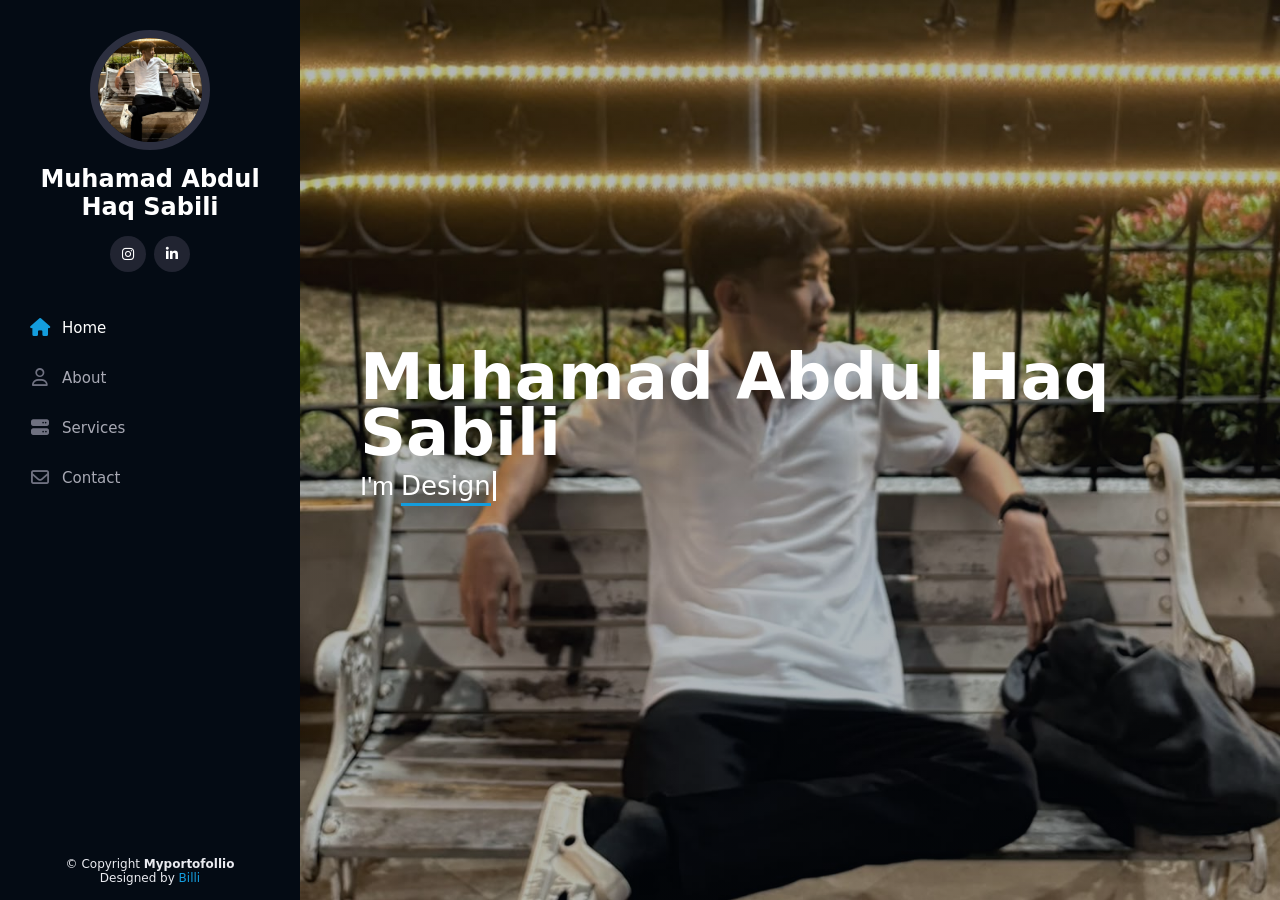
<file: index.html>
<!DOCTYPE html>
<html lang="id">
<head>
  <meta charset="UTF-8">
  <meta name="viewport" content="width=device-width, initial-scale=1.0">
  <title>AMuhamad Abdul Haq Sabili - Personal Portfolio</title>
  
  <!-- Font Awesome Icons -->
  <link rel="stylesheet" href="https://cdnjs.cloudflare.com/ajax/libs/font-awesome/6.4.0/css/all.min.css">
  
  <!-- Custom CSS -->
  <link rel="stylesheet" href="style.css">
</head>
<body>

  <!-- Mobile Toggle Button -->
  <button class="mobile-nav-toggle" id="mobileToggle">
    <i class="fa-solid fa-bars"></i>
  </button>

  <!-- Sidebar -->
  <header id="sidebar">
    <div class="profile-container">
      <div class="profile-img-box">
        <img src="background.jpeg" alt="Muhamad Abdul Haq Sabili" class="profile-img">
      </div>
      <h1 class="profile-name"><a href="#hero">Muhamad Abdul Haq Sabili</a></h1>
      
      <!-- Social Links -->
      <div class="social-links">
        <a href="https://www.instagram.com/msbilii__/"><i class="fa-brands fa-instagram"></i></a>
        <a href="https://www.linkedin.com/in/muhamad-abdul-haq-sabili-29987b432?utm_source=share_via&utm_content=profile&utm_medium=member_ios"><i class="fa-brands fa-linkedin-in"></i></a>
      </div>
    </div>

    <!-- Navigation Menu -->
    <nav class="nav-menu">
      <ul>
        <li><a href="index.html" class="nav-link active"><i class="fa-solid fa-house"></i> <span>Home</span></a></li>
        <li><a href="about.html" class="nav-link"><i class="fa-regular fa-user"></i> <span>About</span></a></li>
        <li><a href="service.html" class="nav-link"><i class="fa-solid fa-server"></i> <span>Services</span></a></li>
        <li><a href="https://wa.me/qr/TNKL4AGALZZSH1?s=p&text=Hallo%2C%20saya%20tertarik%20dengan%20portofolio%20Anda.%20Saya%20ingin%20mengetahui%20lebih%20lanjut%20mengenai%20layanan%20yang%20Anda%20tawarkan." class="nav-link"><i class="fa-regular fa-envelope"></i> <span>Contact</span></a></li>
      </ul>
    </nav>

    <!-- Footer Copyright -->
    <div class="sidebar-footer">
      <p>&copy; Copyright <strong>Myportofollio</strong></p>
      <p>Designed by <a href="Billi" target="_blank">Billi</a></p>
    </div>
  </header>

  <!-- Main Hero Section -->
  <main id="hero">
    <div class="hero-container">
      <h1>Muhamad Abdul Haq Sabili</h1>
      <p>I'm <span class="typed-text" id="typed"></span><span class="cursor">&nbsp;</span></p>
    </div>
  </main>

  <!-- Custom JS -->
  <script src="script.js"></script>
</body>
</html>
</file>
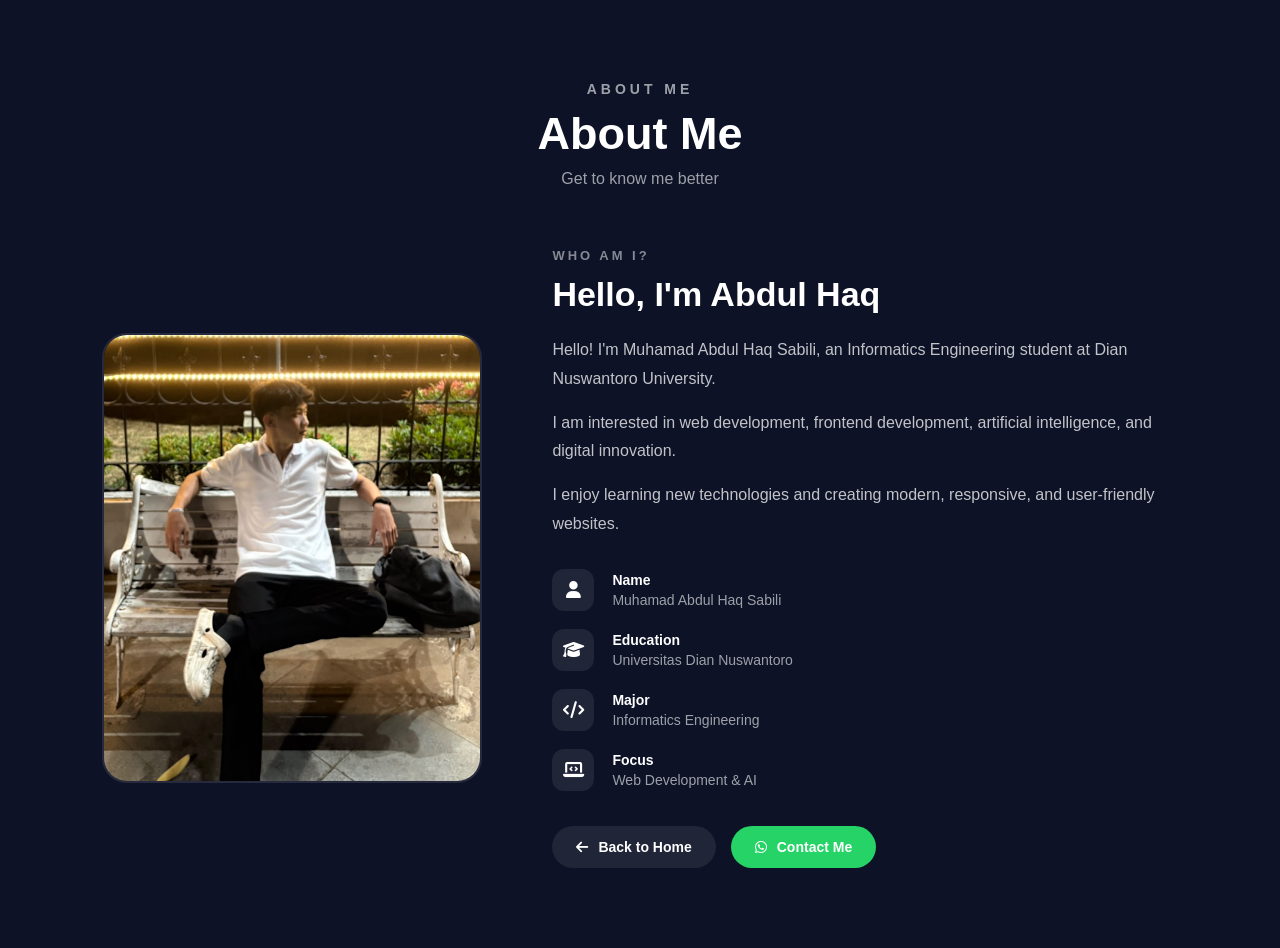
<file: about.html>
<!DOCTYPE html>

<html lang="id">

<head>


<meta charset="UTF-8">

<meta name="viewport"
    content="width=device-width, initial-scale=1.0">

<title>
    About - Muhamad Abdul Haq Sabili
</title>


<!-- Font Awesome -->

<link
    rel="stylesheet"
    href="https://cdnjs.cloudflare.com/ajax/libs/font-awesome/6.4.0/css/all.min.css">


<!-- KHUSUS ABOUT -->

<link rel="stylesheet" href="about.css">


</head>

<body>


<!-- =========================
     ABOUT PAGE
========================== -->

<main class="about-page">


    <!-- TITLE -->

    <div class="about-title">

        <span>
            ABOUT ME
        </span>

        <h1>
            About Me
        </h1>

        <p>
            Get to know me better
        </p>

    </div>



    <!-- =========================
         ABOUT CONTENT
    ========================== -->

    <div class="about-container">


        <!-- IMAGE -->

        <div class="about-image">

            <img
                src="background.jpeg"
                alt="Muhamad Abdul Haq Sabili">

        </div>



        <!-- CONTENT -->

        <div class="about-content">

            <p class="about-label">
                WHO AM I?
            </p>


            <h2>
                Hello, I'm
                <span>
                    Abdul Haq
                </span>
            </h2>


            <p>
                Hello! I'm Muhamad Abdul Haq Sabili,
                an Informatics Engineering student at
                Dian Nuswantoro University.
            </p>


            <p>
                I am interested in web development,
                frontend development, artificial intelligence,
                and digital innovation.
            </p>


            <p>
                I enjoy learning new technologies and
                creating modern, responsive, and
                user-friendly websites.
            </p>



            <!-- INFORMATION -->

            <div class="about-info">


                <div class="info-item">

                    <i class="fa-solid fa-user"></i>

                    <div>

                        <strong>
                            Name
                        </strong>

                        <span>
                            Muhamad Abdul Haq Sabili
                        </span>

                    </div>

                </div>


                <div class="info-item">

                    <i class="fa-solid fa-graduation-cap"></i>

                    <div>

                        <strong>
                            Education
                        </strong>

                        <span>
                            Universitas Dian Nuswantoro
                        </span>

                    </div>

                </div>


                <div class="info-item">

                    <i class="fa-solid fa-code"></i>

                    <div>

                        <strong>
                            Major
                        </strong>

                        <span>
                            Informatics Engineering
                        </span>

                    </div>

                </div>


                <div class="info-item">

                    <i class="fa-solid fa-laptop-code"></i>

                    <div>

                        <strong>
                            Focus
                        </strong>

                        <span>
                            Web Development & AI
                        </span>

                    </div>

                </div>


            </div>



            <!-- BUTTON -->

            <div class="about-buttons">


                <a
                    href="index.html"
                    class="back-button">

                    <i class="fa-solid fa-arrow-left"></i>

                    Back to Home

                </a>


                <a
                    href="https://wa.me/qr/TNKL4AGALZZSH1?s=p&text=Hallo%2C%20saya%20tertarik%20dengan%20portofolio%20Anda."
                    class="contact-button"
                    target="_blank">

                    <i class="fa-brands fa-whatsapp"></i>

                    Contact Me

                </a>


            </div>

        </div>

    </div>

</main>


</body>

</html>
</file>
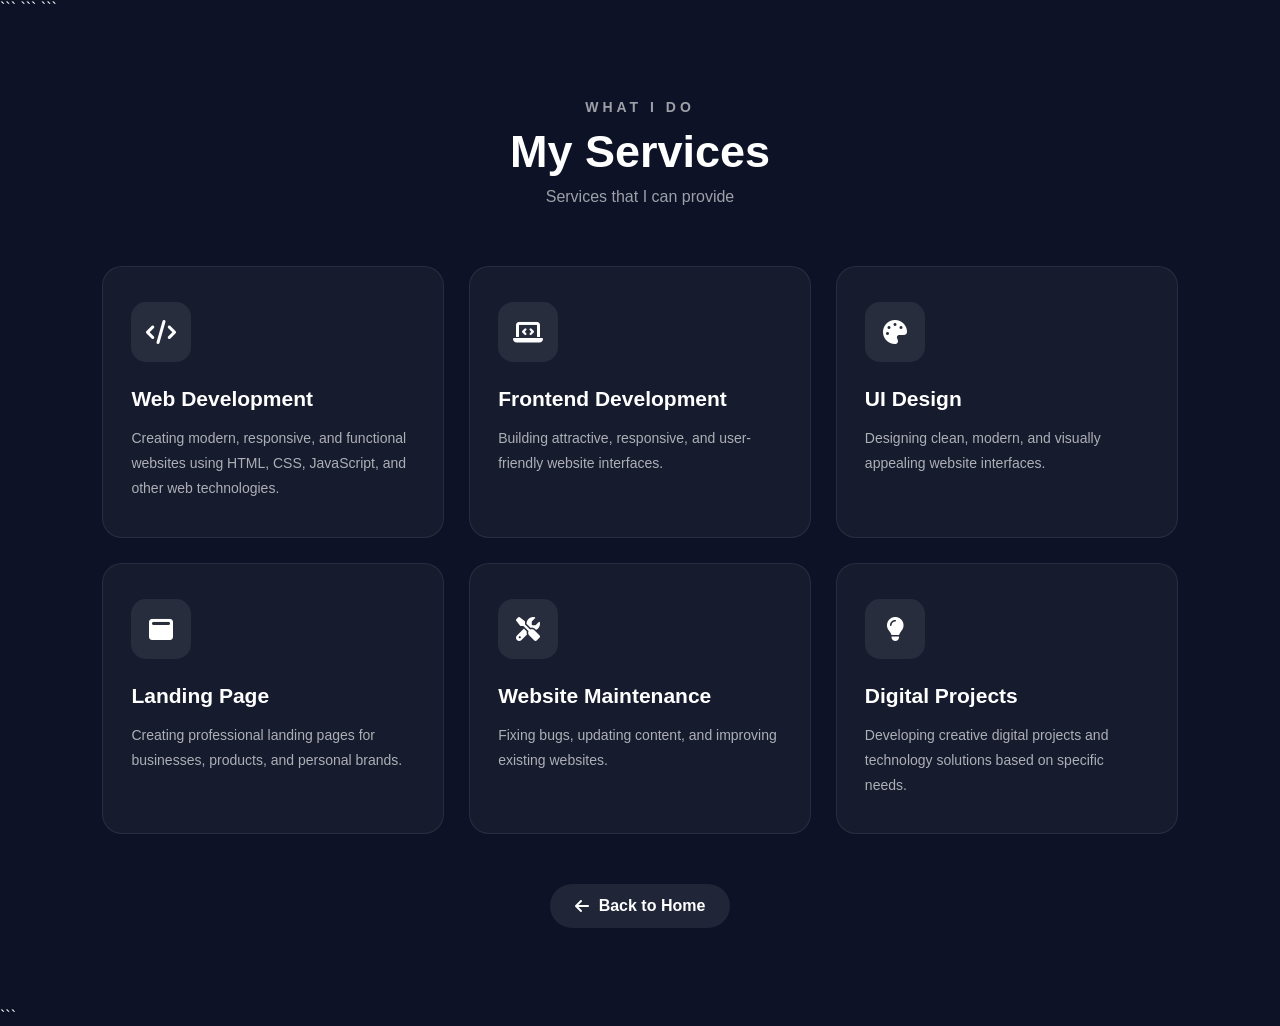
<file: service.html>
<!DOCTYPE html>

<html lang="id">

<head>

```
<meta charset="UTF-8">

<meta name="viewport"
    content="width=device-width, initial-scale=1.0">

<title>
    Services - Muhamad Abdul Haq Sabili
</title>


<!-- Font Awesome -->

<link
    rel="stylesheet"
    href="https://cdnjs.cloudflare.com/ajax/libs/font-awesome/6.4.0/css/all.min.css">


<!-- CSS KHUSUS SERVICES -->

<link rel="stylesheet" href="service.css">
```

</head>

<body>

```
<main class="services-page">


    <!-- TITLE -->

    <div class="services-title">

        <span>
            WHAT I DO
        </span>

        <h1>
            My Services
        </h1>

        <p>
            Services that I can provide
        </p>

    </div>



    <!-- SERVICES -->

    <div class="services-container">


        <!-- 1 -->

        <div class="service-card">

            <div class="service-icon">

                <i class="fa-solid fa-code"></i>

            </div>

            <h2>
                Web Development
            </h2>

            <p>
                Creating modern, responsive,
                and functional websites using
                HTML, CSS, JavaScript, and
                other web technologies.
            </p>

        </div>



        <!-- 2 -->

        <div class="service-card">

            <div class="service-icon">

                <i class="fa-solid fa-laptop-code"></i>

            </div>

            <h2>
                Frontend Development
            </h2>

            <p>
                Building attractive,
                responsive, and user-friendly
                website interfaces.
            </p>

        </div>



        <!-- 3 -->

        <div class="service-card">

            <div class="service-icon">

                <i class="fa-solid fa-palette"></i>

            </div>

            <h2>
                UI Design
            </h2>

            <p>
                Designing clean, modern,
                and visually appealing
                website interfaces.
            </p>

        </div>



        <!-- 4 -->

        <div class="service-card">

            <div class="service-icon">

                <i class="fa-solid fa-window-maximize"></i>

            </div>

            <h2>
                Landing Page
            </h2>

            <p>
                Creating professional landing
                pages for businesses, products,
                and personal brands.
            </p>

        </div>



        <!-- 5 -->

        <div class="service-card">

            <div class="service-icon">

                <i class="fa-solid fa-screwdriver-wrench"></i>

            </div>

            <h2>
                Website Maintenance
            </h2>

            <p>
                Fixing bugs, updating content,
                and improving existing websites.
            </p>

        </div>



        <!-- 6 -->

        <div class="service-card">

            <div class="service-icon">

                <i class="fa-solid fa-lightbulb"></i>

            </div>

            <h2>
                Digital Projects
            </h2>

            <p>
                Developing creative digital
                projects and technology solutions
                based on specific needs.
            </p>

        </div>

    </div>



    <!-- BACK HOME -->

    <div class="services-back">

        <a href="index.html">

            <i class="fa-solid fa-arrow-left"></i>

            Back to Home

        </a>

    </div>


</main>
```

</body>

</html>
</file>
<file: style.css>
/* --- Reset & Global Styles --- */
* {
  margin: 0;
  padding: 0;
  box-sizing: border-box;
  font-family: 'Open Sans', system-ui, -apple-system, BlinkMacSystemFont, "Segoe UI", Roboto, sans-serif;
}

html, body {
  width: 100%;
  height: 100%;
  color: #272829;
  background-color: #040b14;
  overflow-x: hidden;
}

/* --- Mobile Toggle Button --- */
.mobile-nav-toggle {
  position: fixed;
  right: 15px;
  top: 15px;
  z-index: 9998;
  border: 0;
  font-size: 20px;
  transition: all 0.4s;
  outline: none !important;
  background-color: #149ddd;
  color: #fff;
  width: 40px;
  height: 40px;
  display: none;
  align-items: center;
  justify-content: center;
  border-radius: 50%;
  cursor: pointer;
}

/* --- Sidebar --- */
#sidebar {
  position: fixed;
  top: 0;
  left: 0;
  bottom: 0;
  width: 300px;
  transition: all ease-in-out 0.3s;
  z-index: 9997;
  padding: 0 15px;
  background: #040b14;
  overflow-y: auto;
  display: flex;
  flex-direction: column;
}

/* Profile Section */
.profile-container {
  text-align: center;
  padding: 30px 0 20px 0;
}

.profile-img-box {
  width: 120px;
  height: 120px;
  margin: 0 auto 15px auto;
  border-radius: 50%;
  border: 8px solid #2c2f3f;
  overflow: hidden;
}

.profile-img {
  width: 100%;
  height: 100%;
  object-fit: cover;
}

.profile-name {
  font-size: 24px;
  margin: 0;
  padding: 0;
  font-weight: 600;
}

.profile-name a {
  color: #fff;
  text-decoration: none;
}

.profile-name a:hover {
  color: #149ddd;
}

/* Social Links */
.social-links {
  margin-top: 15px;
  display: flex;
  justify-content: center;
  gap: 8px;
}

.social-links a {
  font-size: 14px;
  display: flex;
  align-items: center;
  justify-content: center;
  background: #212431;
  color: #fff;
  line-height: 1;
  padding: 8px 0;
  border-radius: 50%;
  text-align: center;
  width: 36px;
  height: 36px;
  transition: 0.3s;
  text-decoration: none;
}

.social-links a:hover {
  background: #149ddd;
  color: #fff;
}

/* Nav Menu */
.nav-menu {
  padding: 15px 0;
  flex-grow: 1;
}

.nav-menu ul {
  list-style: none;
}

.nav-menu li {
  position: relative;
  white-space: nowrap;
}

.nav-menu a, 
.nav-menu a:focus {
  display: flex;
  align-items: center;
  color: #a8a9b4;
  padding: 12px 15px;
  margin-bottom: 8px;
  transition: 0.3s;
  font-size: 15px;
  text-decoration: none;
  border-radius: 4px;
}

.nav-menu a i {
  font-size: 18px;
  margin-right: 12px;
  color: #6f7180;
  width: 20px;
  text-align: center;
}

.nav-menu a:hover, 
.nav-menu .active, 
.nav-menu .active:focus {
  color: #fff;
}

.nav-menu a:hover i, 
.nav-menu .active i, 
.nav-menu .active:focus i {
  color: #149ddd;
}

/* Sidebar Footer */
.sidebar-footer {
  padding: 15px 0;
  text-align: center;
  font-size: 12px;
  color: #eaebf0;
}

.sidebar-footer a {
  color: #149ddd;
  text-decoration: none;
}

/* --- Hero Section --- */
#hero {
  width: calc(100% - 300px);
  height: 100vh;
  background: linear-gradient(rgba(5, 13, 24, 0.3), rgba(5, 13, 24, 0.3)), 
              url('background.jpeg') top right no-repeat;
  background-size: cover;
  position: relative;
  margin-left: 300px;
  display: flex;
  align-items: center;
  padding: 0 60px;
  transition: all 0.3s ease-in-out;
}

.hero-container h1 {
  margin: 0 0 10px 0;
  font-size: 64px;
  font-weight: 700;
  line-height: 56px;
  color: #fff;
}

.hero-container p {
  color: #fff;
  margin-bottom: 50px;
  font-size: 26px;
  font-family: sans-serif;
}

.typed-text {
  color: #fff;
  border-bottom: 3px solid #149ddd;
  padding-bottom: 2px;
}

.cursor {
  display: inline-block;
  background-color: #fff;
  margin-left: 2px;
  width: 3px;
  animation: blink 1s infinite;
}

@keyframes blink {
  0% { background-color: #fff; }
  49% { background-color: #fff; }
  50% { background-color: transparent; }
  99% { background-color: transparent; }
}

/* --- Responsive Styles --- */
@media (max-width: 1199px) {
  .mobile-nav-toggle {
    display: flex;
  }

  #sidebar {
    left: -300px;
  }

  #sidebar.sidebar-active {
    left: 0;
  }

  #hero {
    margin-left: 0;
    width: 100%;
    padding: 0 40px;
  }
}

@media (max-width: 768px) {
  #hero {
    padding: 0 20px;
  }

  .hero-container h1 {
    font-size: 36px;
    line-height: 42px;
  }

  .hero-container p {
    font-size: 18px;
  }
}
</file>
<file: about.css>
/* =========================
RESET
========================= */

* {
  margin: 0;
  padding: 0;
  box-sizing: border-box;
  }

/* =========================
BODY
========================= */

body {


min-height: 100vh;

font-family: Arial, sans-serif;

background: #0d1226;

color: white;


}

/* =========================
ABOUT PAGE
========================= */

.about-page {


min-height: 100vh;

padding: 80px 8%;

display: flex;

flex-direction: column;

justify-content: center;


}

/* =========================
TITLE
========================= */

.about-title {


text-align: center;

margin-bottom: 60px;


}

.about-title span {


font-size: 14px;

letter-spacing: 4px;

font-weight: 600;

opacity: 0.6;


}

.about-title h1 {


margin-top: 10px;

font-size: 45px;


}

.about-title p {


margin-top: 10px;

opacity: 0.6;


}

/* =========================
CONTAINER
========================= */

.about-container {


width: 100%;

max-width: 1100px;

margin: auto;

display: grid;

grid-template-columns: 380px 1fr;

gap: 70px;

align-items: center;


}

/* =========================
IMAGE
========================= */

.about-image {


width: 100%;


}

.about-image img {


width: 100%;

height: 450px;

object-fit: cover;

display: block;

border-radius: 25px;

border: 2px solid rgba(255,255,255,0.1);

transition: 0.4s;


}

.about-image img:hover {


transform: scale(1.03);


}

/* =========================
CONTENT
========================= */

.about-content {


max-width: 650px;


}

.about-label {


font-size: 13px;

letter-spacing: 3px;

font-weight: bold;

opacity: 0.5;

margin-bottom: 12px;


}

.about-content h2 {


font-size: 34px;

margin-bottom: 22px;


}

.about-content h2 span {


font-weight: bold;


}

.about-content > p:not(.about-label) {


font-size: 16px;

line-height: 1.8;

margin-bottom: 15px;

opacity: 0.75;


}

/* =========================
INFORMATION
========================= */

.about-info {


margin-top: 30px;

margin-bottom: 35px;


}

.info-item {


display: flex;

align-items: center;

gap: 18px;

margin-bottom: 18px;


}

.info-item > i {


width: 42px;

height: 42px;

display: flex;

justify-content: center;

align-items: center;

border-radius: 12px;

background: rgba(255,255,255,0.08);

font-size: 17px;


}

.info-item div {


display: flex;

flex-direction: column;

gap: 4px;


}

.info-item strong {


font-size: 14px;


}

.info-item span {


font-size: 14px;

opacity: 0.6;


}

/* =========================
BUTTONS
========================= */

.about-buttons {


display: flex;

gap: 15px;

flex-wrap: wrap;


}

.back-button,
.contact-button {


display: inline-flex;

align-items: center;

gap: 10px;

padding: 13px 24px;

border-radius: 30px;

text-decoration: none;

font-size: 14px;

font-weight: 600;

transition: 0.3s;


}

.back-button {


background: rgba(255,255,255,0.08);

color: white;


}

.contact-button {


background: #25D366;

color: white;


}

.back-button:hover,
.contact-button:hover {


transform: translateY(-4px);

}

/* =========================
TABLET
========================= */

@media (max-width: 900px) {
.about-page {

    padding: 70px 6%;

}


.about-container {

    grid-template-columns: 1fr;

    gap: 45px;

    text-align: center;

}


.about-image {

    max-width: 350px;

    margin: auto;

}


.about-image img {

    height: 400px;

}


.about-content {

    max-width: 700px;

    margin: auto;

}


.about-info {

    text-align: left;

    max-width: 400px;

    margin-left: auto;

    margin-right: auto;

}


.about-buttons {

    justify-content: center;

}

}

/* =========================
MOBILE
========================= */

@media (max-width: 600px) {
.about-page {

    padding: 50px 5%;

}


.about-title {

    margin-bottom: 40px;

}


.about-title h1 {

    font-size: 32px;

}


.about-image {

    max-width: 280px;

}


.about-image img {

    height: 330px;

}


.about-content h2 {

    font-size: 27px;

}


.about-content > p:not(.about-label) {

    font-size: 14px;

}


.info-item span {

    font-size: 13px;

}


.about-buttons {

    flex-direction: column;

}


.back-button,
.contact-button {

    justify-content: center;

    width: 100%;

}

}
</file>
<file: service.css>
/* =========================
   RESET
========================= */

* {
    margin: 0;
    padding: 0;
    box-sizing: border-box;
}


/* =========================
   BODY
========================= */

body {
    min-height: 100vh;

    font-family: Arial, sans-serif;

    background: #0d1226;

    color: white;
}


/* =========================
   SERVICES PAGE
========================= */

.services-page {
    min-height: 100vh;

    padding: 80px 8%;
}


/* =========================
   TITLE
========================= */

.services-title {
    text-align: center;

    margin-bottom: 60px;
}

.services-title span {
    font-size: 14px;

    letter-spacing: 4px;

    font-weight: 600;

    opacity: 0.6;
}

.services-title h1 {
    font-size: 45px;

    margin-top: 10px;
}

.services-title p {
    margin-top: 10px;

    opacity: 0.6;
}


/* =========================
   SERVICES CONTAINER
========================= */

.services-container {
    width: 100%;

    max-width: 1150px;

    margin: auto;

    display: grid;

    grid-template-columns: repeat(3, 1fr);

    gap: 25px;
}


/* =========================
   SERVICE CARD
========================= */

.service-card {
    padding: 35px 28px;

    min-height: 260px;

    border-radius: 20px;

    background: rgba(255, 255, 255, 0.04);

    border: 1px solid rgba(255, 255, 255, 0.08);

    transition: 0.4s;
}

.service-card:hover {
    transform: translateY(-10px);

    background: rgba(255, 255, 255, 0.07);
}


/* =========================
   ICON
========================= */

.service-icon {
    width: 60px;
    height: 60px;

    display: flex;

    justify-content: center;

    align-items: center;

    border-radius: 15px;

    background: rgba(255, 255, 255, 0.08);

    margin-bottom: 25px;

    font-size: 24px;
}


/* =========================
   TITLE
========================= */

.service-card h2 {
    font-size: 21px;

    margin-bottom: 15px;
}


/* =========================
   DESCRIPTION
========================= */

.service-card p {
    font-size: 14px;

    line-height: 1.8;

    opacity: 0.65;
}


/* =========================
   BACK HOME
========================= */

.services-back {
    text-align: center;

    margin-top: 50px;
}

.services-back a {
    display: inline-flex;

    align-items: center;

    gap: 10px;

    padding: 13px 25px;

    border-radius: 30px;

    background: rgba(255, 255, 255, 0.08);

    color: white;

    text-decoration: none;

    font-weight: 600;

    transition: 0.3s;
}

.services-back a:hover {
    transform: translateY(-4px);
}


/* =========================
   TABLET
========================= */

@media (max-width: 900px) {

    .services-page {
        padding: 70px 6%;
    }

    .services-container {
        grid-template-columns: repeat(2, 1fr);
    }

}


/* =========================
   MOBILE
========================= */

@media (max-width: 600px) {

    .services-page {
        padding: 50px 5%;
    }

    .services-title {
        margin-bottom: 40px;
    }

    .services-title h1 {
        font-size: 32px;
    }

    .services-container {
        grid-template-columns: 1fr;
    }

    .service-card {
        min-height: auto;
    }

}
</file>
